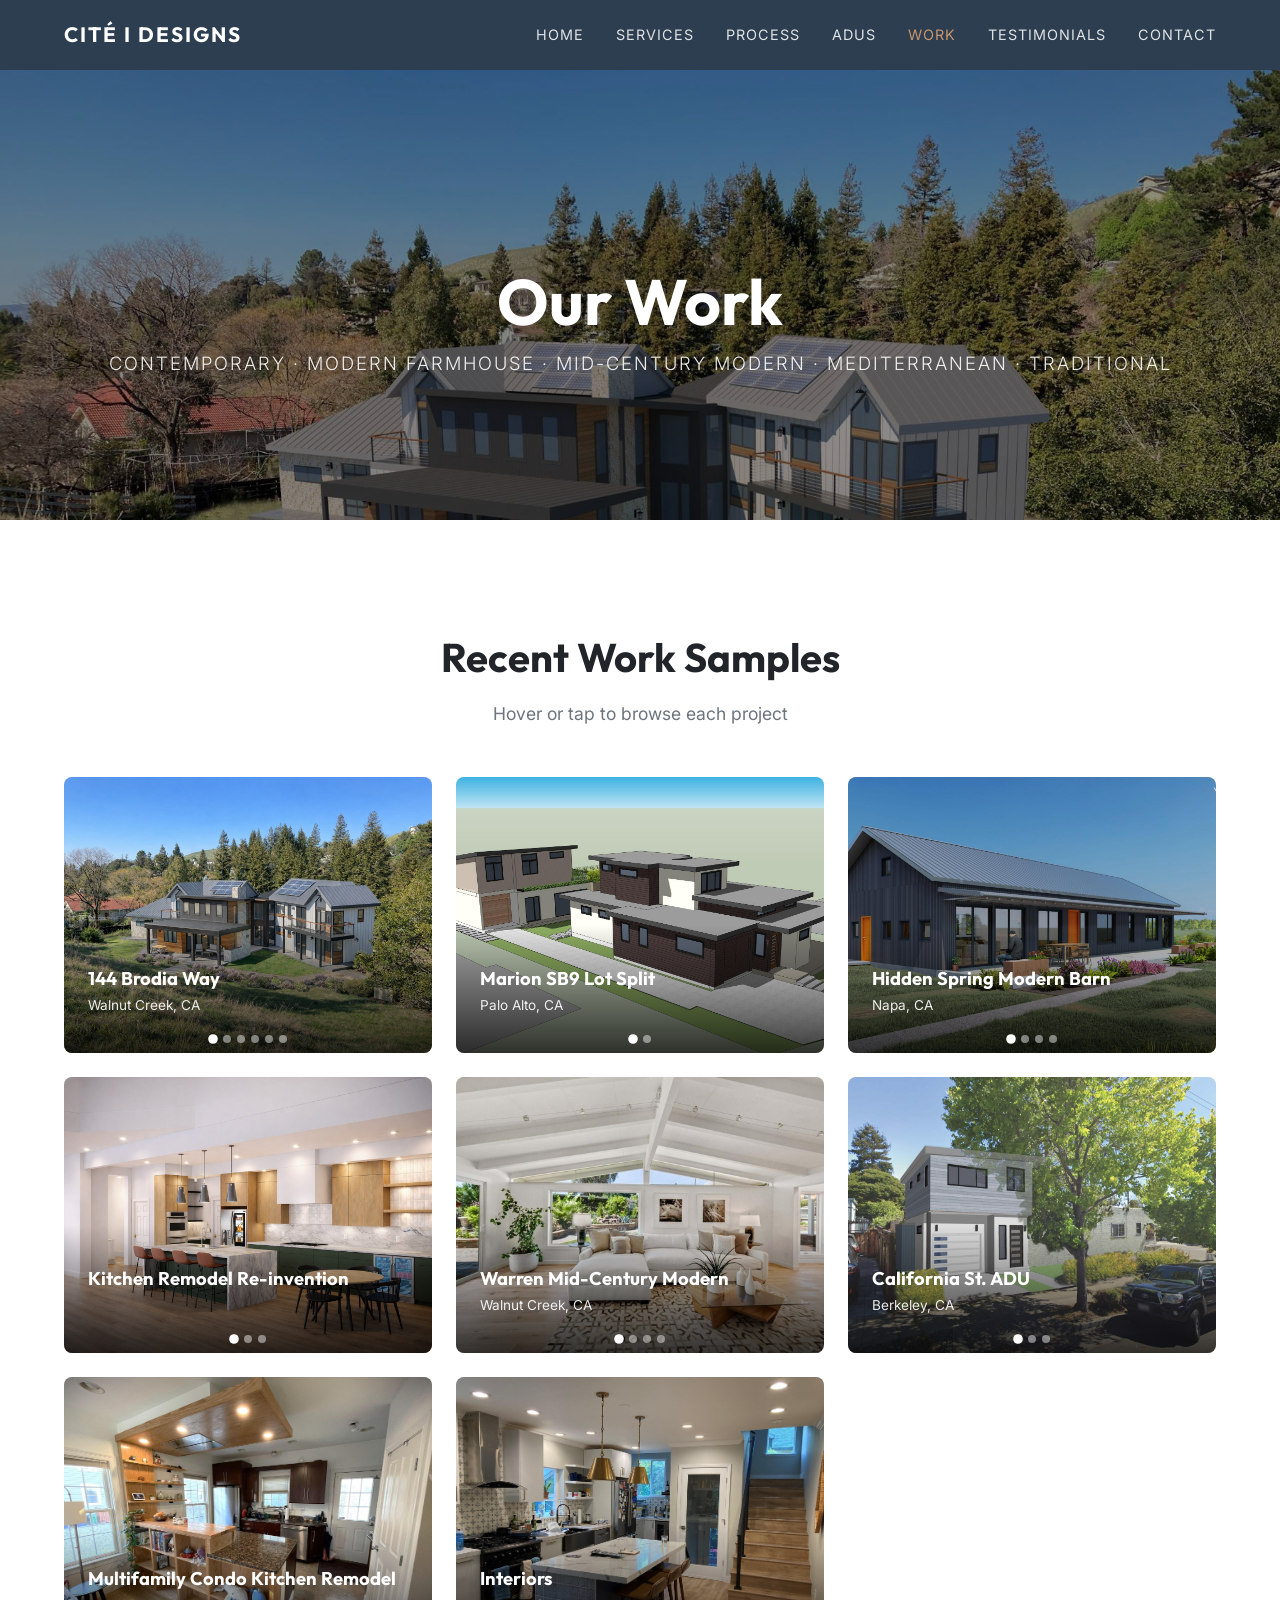
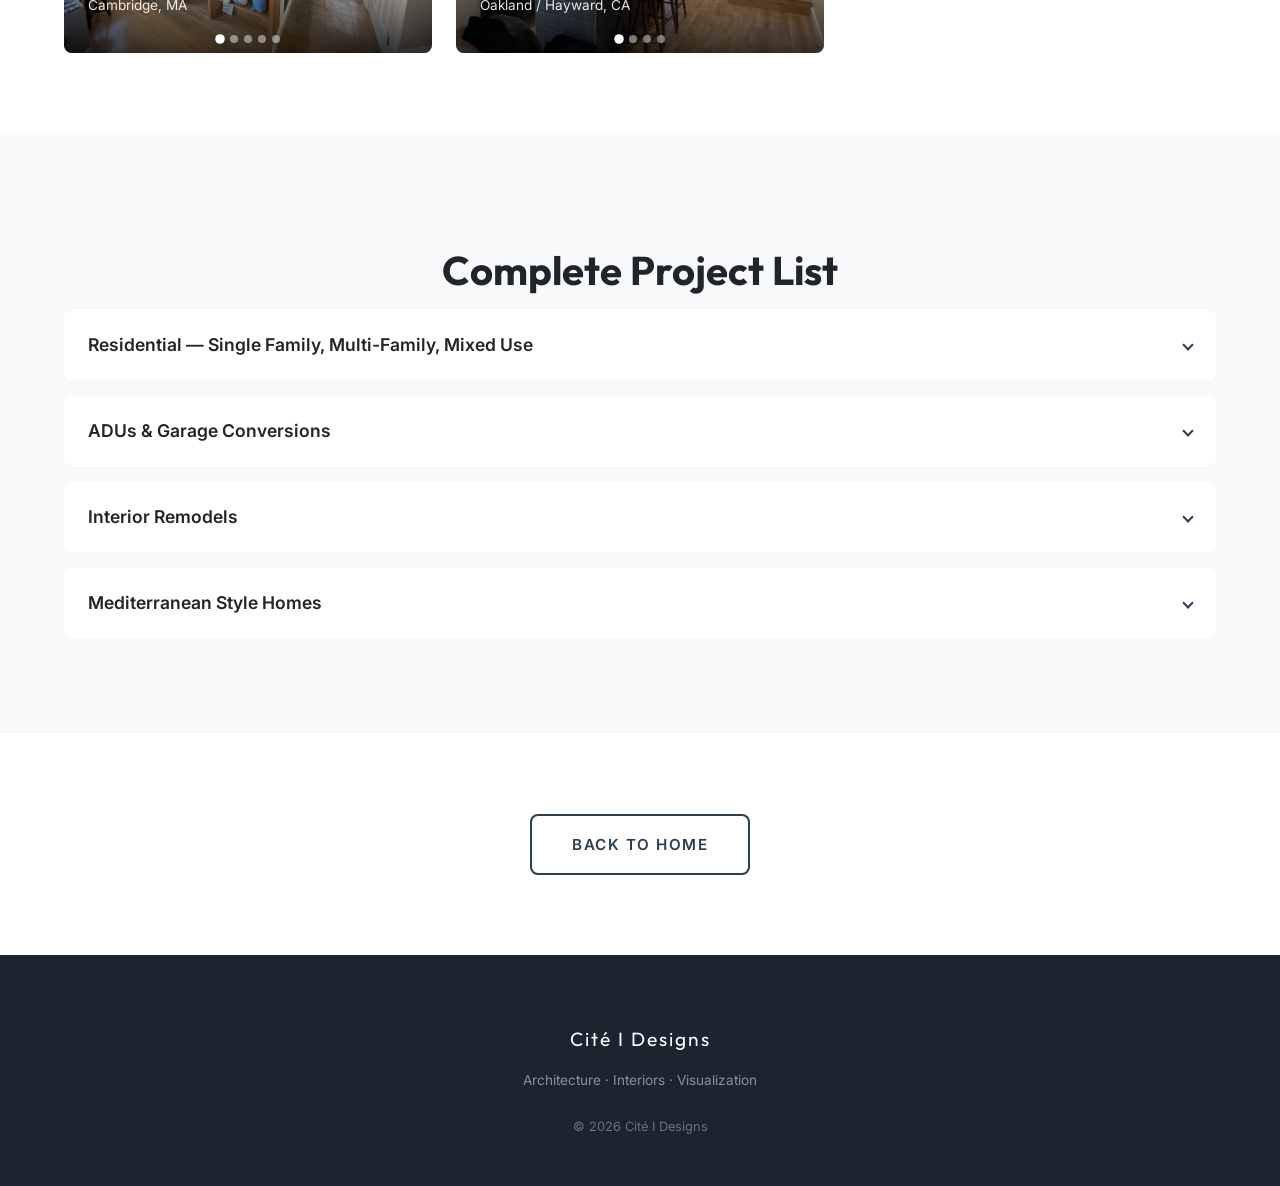
<file: work.html>
<!DOCTYPE html>
<html lang="en">
<head>
  <meta charset="UTF-8">
  <meta name="viewport" content="width=device-width, initial-scale=1.0">
  <title>Portfolio | Cité I Designs</title>
  <meta name="description" content="Explore the Cité I Designs portfolio: residential architecture, ADUs, interior remodels, and Mediterranean-style homes across California and beyond.">
  <link rel="canonical" href="https://cite-designs.com/work.html">
  <meta name="robots" content="index, follow">
  <meta name="author" content="Cité I Designs">

  <meta property="og:site_name" content="Cité I Designs">
  <meta property="og:title" content="Portfolio | Cité I Designs">
  <meta property="og:description" content="Explore the Cité I Designs portfolio: residential architecture, ADUs, interior remodels, and Mediterranean-style homes across California and beyond.">
  <meta property="og:type" content="website">
  <meta property="og:url" content="https://cite-designs.com/work.html">
  <meta property="og:image" content="https://cite-designs.com/images/hero-home.jpg">
  <meta property="og:image:alt" content="Residential architecture portfolio by Cité I Designs">
  <meta property="og:locale" content="en_US">

  <meta name="twitter:card" content="summary_large_image">
  <meta name="twitter:title" content="Portfolio | Cité I Designs">
  <meta name="twitter:description" content="Residential architecture, ADUs, interior remodels, and Mediterranean-style homes across California and beyond.">
  <meta name="twitter:image" content="https://cite-designs.com/images/hero-home.jpg">

  <link rel="icon" type="image/x-icon" href="favicon.ico">
  <link rel="icon" type="image/png" sizes="256x256" href="images/favicon.png">
  <link rel="apple-touch-icon" sizes="180x180" href="images/apple-touch-icon.png">
  <link rel="preconnect" href="https://fonts.googleapis.com">
  <link rel="preconnect" href="https://fonts.gstatic.com" crossorigin>
  <link href="https://fonts.googleapis.com/css2?family=Inter:wght@400;500;600&family=Outfit:wght@400;500;600;700&display=swap" rel="stylesheet">
  <link rel="stylesheet" href="css/style.css?v=20260426b">
</head>
<body>
  <nav class="navbar" aria-label="Primary navigation">
    <div class="container">
      <a class="nav-brand" href="index.html">CITÉ I DESIGNS</a>
      <button type="button" class="nav-toggle" aria-expanded="false" aria-label="Toggle navigation">
        <span aria-hidden="true"></span>
      </button>
      <ul class="nav-links">
        <li><a href="index.html#hero">Home</a></li>
        <li><a href="index.html#services">Services</a></li>
        <li><a href="index.html#process">Process</a></li>
        <li><a href="index.html#adus">ADUs</a></li>
        <li><a href="work.html" class="active">Work</a></li>
        <li><a href="index.html#testimonials">Testimonials</a></li>
        <li><a href="index.html#contact">Contact</a></li>
      </ul>
    </div>
  </nav>

  <main>
    <section class="hero hero-short" style="background-image: url('images/hero-work.jpg');" aria-labelledby="work-hero-heading">
      <div class="hero-inner">
        <h1 id="work-hero-heading">Our Work</h1>
        <p class="hero-subtitle hero-subtitle-styles">Contemporary &middot; Modern Farmhouse &middot; Mid-Century Modern &middot; Mediterranean &middot; Traditional</p>
      </div>
    </section>

    <section class="section featured-work" aria-labelledby="gallery-heading">
      <div class="container">
        <h2 id="gallery-heading">Recent Work Samples</h2>
        <p class="section-subtitle">Hover or tap to browse each project</p>
        <div class="work-grid">
          <div class="work-card" role="group" aria-roledescription="carousel" aria-label="144 Brodia Way modern farmhouse photos">
            <div class="work-card-images">
              <div class="work-card-image active"><img src="images/work/brodia/1.jpg" alt="144 Brodia Way modern farmhouse in Walnut Creek, photo 1" loading="lazy" width="800" height="600"></div>
              <div class="work-card-image"><img src="images/work/brodia/2.jpg" alt="144 Brodia Way modern farmhouse in Walnut Creek, photo 2" loading="lazy" width="800" height="600"></div>
              <div class="work-card-image"><img src="images/work/brodia/3.jpg" alt="144 Brodia Way modern farmhouse in Walnut Creek, photo 3" loading="lazy" width="800" height="600"></div>
              <div class="work-card-image"><img src="images/work/brodia/4.jpg" alt="144 Brodia Way modern farmhouse in Walnut Creek, photo 4" loading="lazy" width="800" height="600"></div>
              <div class="work-card-image"><img src="images/work/brodia/5.jpg" alt="144 Brodia Way modern farmhouse in Walnut Creek, photo 5" loading="lazy" width="800" height="600"></div>
              <div class="work-card-image"><img src="images/work/brodia/6.jpg" alt="144 Brodia Way modern farmhouse in Walnut Creek, photo 6" loading="lazy" width="800" height="600"></div>
            </div>
            <button class="work-card-arrow prev" type="button" aria-label="Previous image">&#8249;</button>
            <button class="work-card-arrow next" type="button" aria-label="Next image">&#8250;</button>
            <div class="work-card-dots" role="tablist">
              <button class="work-card-dot active" type="button" aria-label="Image 1 of 6"></button>
              <button class="work-card-dot" type="button" aria-label="Image 2 of 6"></button>
              <button class="work-card-dot" type="button" aria-label="Image 3 of 6"></button>
              <button class="work-card-dot" type="button" aria-label="Image 4 of 6"></button>
              <button class="work-card-dot" type="button" aria-label="Image 5 of 6"></button>
              <button class="work-card-dot" type="button" aria-label="Image 6 of 6"></button>
            </div>
            <div class="work-card-overlay">
              <h3>144 Brodia Way</h3>
              <p>Walnut Creek, CA</p>
            </div>
          </div>

          <div class="work-card" role="group" aria-roledescription="carousel" aria-label="Marion SB9 Lot Split photos">
            <div class="work-card-images">
              <div class="work-card-image active"><img src="images/work/marion-sb9/1.jpg" alt="Marion SB9 Lot Split houses in Palo Alto, photo 1" loading="lazy" width="800" height="600"></div>
              <div class="work-card-image"><img src="images/work/marion-sb9/2.jpg" alt="Marion SB9 Lot Split houses in Palo Alto, photo 2" loading="lazy" width="800" height="600"></div>
            </div>
            <button class="work-card-arrow prev" type="button" aria-label="Previous image">&#8249;</button>
            <button class="work-card-arrow next" type="button" aria-label="Next image">&#8250;</button>
            <div class="work-card-dots" role="tablist">
              <button class="work-card-dot active" type="button" aria-label="Image 1 of 2"></button>
              <button class="work-card-dot" type="button" aria-label="Image 2 of 2"></button>
            </div>
            <div class="work-card-overlay">
              <h3>Marion SB9 Lot Split</h3>
              <p>Palo Alto, CA</p>
            </div>
          </div>

          <div class="work-card" role="group" aria-roledescription="carousel" aria-label="Hidden Spring Modern Barn photos">
            <div class="work-card-images">
              <div class="work-card-image active"><img src="images/work/hidden-spring/1.jpg" alt="Hidden Spring Modern Barn in Napa, photo 1" loading="lazy" width="800" height="600"></div>
              <div class="work-card-image"><img src="images/work/hidden-spring/2.jpg" alt="Hidden Spring Modern Barn in Napa, photo 2" loading="lazy" width="800" height="600"></div>
              <div class="work-card-image"><img src="images/work/hidden-spring/3.jpg" alt="Hidden Spring Modern Barn in Napa, photo 3" loading="lazy" width="800" height="600"></div>
              <div class="work-card-image"><img src="images/work/hidden-spring/4.jpg" alt="Hidden Spring Modern Barn in Napa, photo 4" loading="lazy" width="800" height="600"></div>
            </div>
            <button class="work-card-arrow prev" type="button" aria-label="Previous image">&#8249;</button>
            <button class="work-card-arrow next" type="button" aria-label="Next image">&#8250;</button>
            <div class="work-card-dots" role="tablist">
              <button class="work-card-dot active" type="button" aria-label="Image 1 of 4"></button>
              <button class="work-card-dot" type="button" aria-label="Image 2 of 4"></button>
              <button class="work-card-dot" type="button" aria-label="Image 3 of 4"></button>
              <button class="work-card-dot" type="button" aria-label="Image 4 of 4"></button>
            </div>
            <div class="work-card-overlay">
              <h3>Hidden Spring Modern Barn</h3>
              <p>Napa, CA</p>
            </div>
          </div>

          <div class="work-card" role="group" aria-roledescription="carousel" aria-label="Kitchen Remodel Re-invention photos">
            <div class="work-card-images">
              <div class="work-card-image active"><img src="images/work/kitchen-remodel/1.jpg" alt="Kitchen Remodel Re-invention, photo 1" loading="lazy" width="800" height="600"></div>
              <div class="work-card-image"><img src="images/work/kitchen-remodel/2.jpg" alt="Kitchen Remodel Re-invention, photo 2" loading="lazy" width="800" height="600"></div>
              <div class="work-card-image"><img src="images/work/kitchen-remodel/3.jpg" alt="Kitchen Remodel Re-invention, photo 3" loading="lazy" width="800" height="600"></div>
            </div>
            <button class="work-card-arrow prev" type="button" aria-label="Previous image">&#8249;</button>
            <button class="work-card-arrow next" type="button" aria-label="Next image">&#8250;</button>
            <div class="work-card-dots" role="tablist">
              <button class="work-card-dot active" type="button" aria-label="Image 1 of 3"></button>
              <button class="work-card-dot" type="button" aria-label="Image 2 of 3"></button>
              <button class="work-card-dot" type="button" aria-label="Image 3 of 3"></button>
            </div>
            <div class="work-card-overlay">
              <h3>Kitchen Remodel Re-invention</h3>
              <p>&nbsp;</p>
            </div>
          </div>

          <div class="work-card" role="group" aria-roledescription="carousel" aria-label="Warren Mid-Century Modern photos">
            <div class="work-card-images">
              <div class="work-card-image active"><img src="images/work/warren/1.jpg" alt="Warren Mid-Century Modern in Walnut Creek, photo 1" loading="lazy" width="800" height="600"></div>
              <div class="work-card-image"><img src="images/work/warren/2.jpg" alt="Warren Mid-Century Modern in Walnut Creek, photo 2" loading="lazy" width="800" height="600"></div>
              <div class="work-card-image"><img src="images/work/warren/3.jpg" alt="Warren Mid-Century Modern in Walnut Creek, photo 3" loading="lazy" width="800" height="600"></div>
              <div class="work-card-image"><img src="images/work/warren/4.jpg" alt="Warren Mid-Century Modern in Walnut Creek, photo 4" loading="lazy" width="800" height="600"></div>
            </div>
            <button class="work-card-arrow prev" type="button" aria-label="Previous image">&#8249;</button>
            <button class="work-card-arrow next" type="button" aria-label="Next image">&#8250;</button>
            <div class="work-card-dots" role="tablist">
              <button class="work-card-dot active" type="button" aria-label="Image 1 of 4"></button>
              <button class="work-card-dot" type="button" aria-label="Image 2 of 4"></button>
              <button class="work-card-dot" type="button" aria-label="Image 3 of 4"></button>
              <button class="work-card-dot" type="button" aria-label="Image 4 of 4"></button>
            </div>
            <div class="work-card-overlay">
              <h3>Warren Mid-Century Modern</h3>
              <p>Walnut Creek, CA</p>
            </div>
          </div>

          <div class="work-card" role="group" aria-roledescription="carousel" aria-label="California St. ADU photos">
            <div class="work-card-images">
              <div class="work-card-image active"><img src="images/work/california-adu/1.jpg" alt="California St. ADU in Berkeley, photo 1" loading="lazy" width="800" height="600"></div>
              <div class="work-card-image"><img src="images/work/california-adu/2.jpg" alt="California St. ADU in Berkeley, photo 2" loading="lazy" width="800" height="600"></div>
              <div class="work-card-image"><img src="images/work/california-adu/3.jpg" alt="California St. ADU in Berkeley, photo 3" loading="lazy" width="800" height="600"></div>
            </div>
            <button class="work-card-arrow prev" type="button" aria-label="Previous image">&#8249;</button>
            <button class="work-card-arrow next" type="button" aria-label="Next image">&#8250;</button>
            <div class="work-card-dots" role="tablist">
              <button class="work-card-dot active" type="button" aria-label="Image 1 of 3"></button>
              <button class="work-card-dot" type="button" aria-label="Image 2 of 3"></button>
              <button class="work-card-dot" type="button" aria-label="Image 3 of 3"></button>
            </div>
            <div class="work-card-overlay">
              <h3>California St. ADU</h3>
              <p>Berkeley, CA</p>
            </div>
          </div>

          <div class="work-card" role="group" aria-roledescription="carousel" aria-label="Multifamily Condo Kitchen Remodel photos">
            <div class="work-card-images">
              <div class="work-card-image active"><img src="images/work/elm-kitchen/1.jpg" alt="Multifamily condo kitchen remodel, photo 1" loading="lazy" width="800" height="600"></div>
              <div class="work-card-image"><img src="images/work/elm-kitchen/2.jpg" alt="Multifamily condo kitchen remodel, photo 2" loading="lazy" width="800" height="600"></div>
              <div class="work-card-image"><img src="images/work/elm-kitchen/3.jpg" alt="Multifamily condo kitchen remodel, photo 3" loading="lazy" width="800" height="600"></div>
              <div class="work-card-image"><img src="images/work/elm-kitchen/4.jpg" alt="Multifamily condo kitchen remodel, photo 4" loading="lazy" width="800" height="600"></div>
              <div class="work-card-image"><img src="images/work/elm-kitchen/5.jpg" alt="Multifamily condo kitchen remodel, photo 5" loading="lazy" width="800" height="600"></div>
            </div>
            <button class="work-card-arrow prev" type="button" aria-label="Previous image">&#8249;</button>
            <button class="work-card-arrow next" type="button" aria-label="Next image">&#8250;</button>
            <div class="work-card-dots" role="tablist">
              <button class="work-card-dot active" type="button" aria-label="Image 1 of 5"></button>
              <button class="work-card-dot" type="button" aria-label="Image 2 of 5"></button>
              <button class="work-card-dot" type="button" aria-label="Image 3 of 5"></button>
              <button class="work-card-dot" type="button" aria-label="Image 4 of 5"></button>
              <button class="work-card-dot" type="button" aria-label="Image 5 of 5"></button>
            </div>
            <div class="work-card-overlay">
              <h3>Multifamily Condo Kitchen Remodel</h3>
              <p>Cambridge, MA</p>
            </div>
          </div>

          <div class="work-card" role="group" aria-roledescription="carousel" aria-label="Interiors Oakland and Hayward photos">
            <div class="work-card-images">
              <div class="work-card-image active"><img src="images/work/interiors/1.jpg" alt="Interior remodel Oakland/Hayward, photo 1" loading="lazy" width="800" height="600"></div>
              <div class="work-card-image"><img src="images/work/interiors/2.jpg" alt="Interior remodel Oakland/Hayward, photo 2" loading="lazy" width="800" height="600"></div>
              <div class="work-card-image"><img src="images/work/interiors/3.jpg" alt="Interior remodel Oakland/Hayward, photo 3" loading="lazy" width="800" height="600"></div>
              <div class="work-card-image"><img src="images/work/interiors/4.jpg" alt="Interior remodel Oakland/Hayward, photo 4" loading="lazy" width="800" height="600"></div>
            </div>
            <button class="work-card-arrow prev" type="button" aria-label="Previous image">&#8249;</button>
            <button class="work-card-arrow next" type="button" aria-label="Next image">&#8250;</button>
            <div class="work-card-dots" role="tablist">
              <button class="work-card-dot active" type="button" aria-label="Image 1 of 4"></button>
              <button class="work-card-dot" type="button" aria-label="Image 2 of 4"></button>
              <button class="work-card-dot" type="button" aria-label="Image 3 of 4"></button>
              <button class="work-card-dot" type="button" aria-label="Image 4 of 4"></button>
            </div>
            <div class="work-card-overlay">
              <h3>Interiors</h3>
              <p>Oakland / Hayward, CA</p>
            </div>
          </div>
        </div>
      </div>
    </section>

    <section class="section project-list-section" aria-labelledby="projects-heading">
      <div class="container">
        <h2 id="projects-heading">Complete Project List</h2>

        <details>
          <summary>Residential &mdash; Single Family, Multi-Family, Mixed Use</summary>
          <ul class="project-list">
            <li><span class="project-name">Buckeye remodel and addition</span> <span class="project-location">Oakland, CA</span> <span class="project-status">Schematic design and building permit</span></li>
            <li><span class="project-name">Morningside addition</span> <span class="project-location">San Anselmo, CA</span> <span class="project-status">Schematic design and building permit</span></li>
            <li><span class="project-name">La Strada 2 Dr. addition</span> <span class="project-location">Dublin, CA</span> <span class="project-status">Schematic design and building permit</span></li>
            <li><span class="project-name">Jensen addition</span> <span class="project-location">Livermore, CA</span> <span class="project-status">Schematic design and building permit</span></li>
            <li><span class="project-name">Pearson Ct remodel</span> <span class="project-location">San Jose, CA</span> <span class="project-status">Schematic design and building permit</span></li>
            <li><span class="project-name">Marion SB9 lot split houses</span> <span class="project-location">Palo Alto, CA</span> <span class="project-status">Schematic design and building permit</span></li>
            <li><span class="project-name">W. Cantara Dr. addition &amp; ADU</span> <span class="project-location">Dublin, CA</span> <span class="project-status">Schematic design and building permit</span></li>
            <li><span class="project-name">Brodia Way custom modern farmhouse</span> <span class="project-location">Walnut Creek, CA</span> <span class="project-status">Concept to building permit &mdash; under construction</span></li>
            <li><span class="project-name">Ennis custom modern farmhouse</span> <span class="project-location">Ennis, TX</span> <span class="project-status">Schematic design &amp; detailed design</span></li>
            <li><span class="project-name">Custom House in Nova Scotia</span> <span class="project-location">Canada</span> <span class="project-status">Schematic design</span></li>
            <li><span class="project-name">Norman Lane full remodel</span> <span class="project-location">Oakland, CA</span> <span class="project-status">Completed</span></li>
            <li><span class="project-name">Lupin Ave story addition</span> <span class="project-location">Winton, CA</span> <span class="project-status">Design &amp; building permit</span></li>
            <li><span class="project-name">Spago Dr. addition</span> <span class="project-location">Dublin, CA</span> <span class="project-status">Design &amp; building permit</span></li>
            <li><span class="project-name">Mariele Dr. story addition</span> <span class="project-location">Fairfax, CA</span> <span class="project-status">Under construction</span></li>
            <li><span class="project-name">Rosewood Way addition</span> <span class="project-location">Alameda, CA</span> <span class="project-status">Building permit approved 07/22</span></li>
            <li><span class="project-name">Warren Road mid-century modern remodel</span> <span class="project-location">Walnut Creek, CA</span> <span class="project-status">Completed 06/21</span></li>
            <li><span class="project-name">Hidden Springs Residence (fire rebuild)</span> <span class="project-location">Napa, CA</span> <span class="project-status">Permit approved Jan 2021, completed 02/22</span></li>
            <li><span class="project-name">Kenilworth remodel and addition</span> <span class="project-location">San Leandro, CA</span> <span class="project-status">Under construction</span></li>
            <li><span class="project-name">Magnolia remodel and addition</span> <span class="project-location">San Anselmo, CA</span> <span class="project-status">Completed 2021</span></li>
            <li><span class="project-name">Mixed Use development Sacramento Ave</span> <span class="project-location">West Sacramento, CA</span> <span class="project-status">Concept design</span></li>
            <li><span class="project-name">Paru Residential remodel and addition</span> <span class="project-location">Alameda, CA</span> <span class="project-status">Building permit approved 02/22</span></li>
            <li><span class="project-name">Custom prefab single family</span> <span class="project-location">Charlotte, NC</span> <span class="project-status">Schematic design</span></li>
            <li><span class="project-name">Custom prefab duplex house</span> <span class="project-location">Charlotte, NC</span> <span class="project-status">Schematic design</span></li>
          </ul>
        </details>

        <details>
          <summary>ADUs &amp; Garage Conversions</summary>
          <ul class="project-list">
            <li><span class="project-name">California St. attached ADU</span> <span class="project-location">Berkeley, CA</span> <span class="project-status">Schematic design and building permit</span></li>
            <li><span class="project-name">Fran Way ADU</span> <span class="project-location">Richmond, CA</span> <span class="project-status">Design and building permit</span></li>
            <li><span class="project-name">Leona St garage conversion</span> <span class="project-location">Oakland, CA</span> <span class="project-status">Completed</span></li>
            <li><span class="project-name">University Avenue ADUs</span> <span class="project-location">Los Angeles, CA</span> <span class="project-status">Concept design</span></li>
            <li><span class="project-name">Vintage Ave 4 ADUs</span> <span class="project-location">Los Angeles, CA</span> <span class="project-status">Schematic design</span></li>
            <li><span class="project-name">Pacheco Avenue ADU (Garage Conversion)</span> <span class="project-location">Santa Cruz, CA</span> <span class="project-status">Completed</span></li>
            <li><span class="project-name">Prefab modular ADUs</span> <span class="project-location">Charlotte, NC</span></li>
            <li><span class="project-name">Dunsmuir ADU</span> <span class="project-location">Dunsmuir, CA</span> <span class="project-status">Design and building permit</span></li>
            <li><span class="project-name">7th Lane ADUs</span> <span class="project-location">South San Francisco, CA</span> <span class="project-status">Schematic design</span></li>
            <li><span class="project-name">Golden Gate ADUs</span> <span class="project-location">San Francisco, CA</span> <span class="project-status">Building permit approved 02/21</span></li>
          </ul>
        </details>

        <details>
          <summary>Interior Remodels</summary>
          <ul class="project-list">
            <li><span class="project-name">Little Rock interior remodel</span> <span class="project-location">Austin, TX</span> <span class="project-status">Bathroom/lighting schematic design and MEPs</span></li>
            <li><span class="project-name">Chenery St</span> <span class="project-location">San Francisco, CA</span> <span class="project-status">Building permit approved 07/22</span></li>
            <li><span class="project-name">Warren Road mid-century modern remodel</span> <span class="project-location">Walnut Creek, CA</span></li>
            <li><span class="project-name">Manilla interior remodel</span> <span class="project-location">Oakland, CA</span> <span class="project-status">Completed 12/21</span></li>
            <li><span class="project-name">Havenscourt remodel</span> <span class="project-location">Oakland, CA</span> <span class="project-status">Completed</span></li>
            <li><span class="project-name">La Playa House Remodel</span> <span class="project-location">San Francisco, CA</span> <span class="project-status">Completed</span></li>
            <li><span class="project-name">55th Avenue Remodel</span> <span class="project-location">Oakland, CA</span></li>
          </ul>
        </details>

        <details>
          <summary>Mediterranean Style Homes</summary>
          <ul class="project-list">
            <li><span class="project-name">Bartole Houses</span> <span class="project-location">Côte d'Azur, France</span> <span class="project-status">Under construction</span></li>
            <li><span class="project-name">Hotel Bastide Extension</span> <span class="project-location">Ramatuelle, France</span> <span class="project-status">Under construction</span></li>
            <li><span class="project-name">Portes du Soleil Housing</span> <span class="project-location">South of France</span> <span class="project-status">Under construction</span></li>
            <li><span class="project-name">Ludie Custom House</span> <span class="project-location">Côte d'Azur, France</span> <span class="project-status">Completed</span></li>
            <li><span class="project-name">Raoult House</span> <span class="project-location">Côte d'Azur, France</span> <span class="project-status">Under construction</span></li>
            <li><span class="project-name">François Beauvallon Houses</span> <span class="project-location">Côte d'Azur, France</span> <span class="project-status">Completed</span></li>
          </ul>
        </details>
      </div>
    </section>

    <div class="section" style="text-align: center;">
      <a class="btn btn-outline" href="index.html">Back to Home</a>
    </div>
  </main>

  <footer class="site-footer">
    <div class="container">
      <p class="footer-brand">Cité I Designs</p>
      <p class="footer-tagline">Architecture &middot; Interiors &middot; Visualization</p>
      <p class="footer-copy">&copy; 2026 Cité I Designs</p>
    </div>
  </footer>

  <script src="js/main.js?v=20260424"></script>
</body>
</html>
</file>
<file: css/style.css>
/* =============================================================================
   Cité I Designs — Architecture Portfolio
   ============================================================================= */

:root {
  --color-charcoal: #2c3e50;
  --color-charcoal-dark: #1a252f;
  --color-white: #ffffff;
  --color-offwhite: #f8f9fa;
  --color-light-gray: #e9ecef;
  --color-ink: #212529;
  --color-ink-muted: #6c757d;
  --color-accent: #c8956c;
  --color-accent-hover: #b07d55;
  --font-heading: "Outfit", -apple-system, sans-serif;
  --font-body: "Inter", -apple-system, BlinkMacSystemFont, "Segoe UI", sans-serif;
  --radius: 8px;
  --shadow-sm: 0 1px 3px rgba(0, 0, 0, 0.08);
  --shadow-md: 0 4px 12px rgba(0, 0, 0, 0.12);
  --shadow-lg: 0 8px 30px rgba(0, 0, 0, 0.15);
  --transition: 0.3s ease;
}

*,
*::before,
*::after {
  box-sizing: border-box;
}

html {
  scroll-behavior: smooth;
}

body {
  margin: 0;
  font-family: var(--font-body);
  color: var(--color-ink);
  line-height: 1.7;
  background: var(--color-white);
}

h1,
h2,
h3,
h4,
h5,
h6 {
  font-family: var(--font-heading);
  font-weight: 700;
  line-height: 1.2;
}

img {
  max-width: 100%;
  height: auto;
  display: block;
}

.container {
  max-width: 1200px;
  margin: 0 auto;
  padding: 0 1.5rem;
}

.section {
  padding: 5rem 0;
}

.section h2 {
  font-size: 2.5rem;
  margin-bottom: 1rem;
  text-align: center;
}

.section-subtitle {
  text-align: center;
  color: var(--color-ink-muted);
  margin-bottom: 3rem;
  font-size: 1.1rem;
}

/* -----------------------------------------------------------------------------
   Navigation
   ----------------------------------------------------------------------------- */

.navbar {
  position: fixed;
  top: 0;
  left: 0;
  z-index: 1000;
  width: 100%;
  height: 70px;
  background: var(--color-charcoal);
  display: flex;
  align-items: center;
  justify-content: space-between;
  padding: 0 1.5rem;
  transition: box-shadow var(--transition);
}

.navbar .container {
  display: flex;
  align-items: center;
  justify-content: space-between;
  width: 100%;
  max-width: 1200px;
  margin: 0 auto;
  padding: 0 1.5rem;
}

.navbar.nav-scrolled {
  box-shadow: var(--shadow-md);
}

.nav-brand {
  color: var(--color-white);
  font-family: var(--font-heading);
  font-size: 1.3rem;
  letter-spacing: 2px;
  text-decoration: none;
  font-weight: 700;
}

.nav-links {
  list-style: none;
  margin: 0;
  padding: 0;
  display: flex;
  align-items: center;
  gap: 2rem;
}

.nav-links a {
  color: rgba(255, 255, 255, 0.85);
  text-decoration: none;
  font-size: 0.9rem;
  text-transform: uppercase;
  letter-spacing: 1px;
  transition: color var(--transition);
}

.nav-links a .lowercase-s {
  text-transform: lowercase;
}

.nav-links a:hover,
.nav-links a.active {
  color: var(--color-accent);
}

.nav-cta {
  background: var(--color-accent);
  color: var(--color-white);
  padding: 0.5rem 1.25rem;
  border-radius: var(--radius);
  font-size: 0.85rem;
  text-transform: uppercase;
  letter-spacing: 1px;
  text-decoration: none;
  transition: background var(--transition), color var(--transition);
}

.nav-cta:hover {
  background: var(--color-accent-hover);
  color: var(--color-white);
}

.nav-toggle {
  display: none;
  width: 44px;
  height: 44px;
  align-items: center;
  justify-content: center;
  background: transparent;
  border: 2px solid rgba(255, 255, 255, 0.35);
  border-radius: var(--radius);
  cursor: pointer;
  color: var(--color-white);
  padding: 0;
}

.nav-toggle span {
  display: block;
  width: 22px;
  height: 2px;
  background: currentColor;
  position: relative;
}

.nav-toggle span::before,
.nav-toggle span::after {
  content: "";
  position: absolute;
  left: 0;
  width: 22px;
  height: 2px;
  background: currentColor;
  transition: transform var(--transition), top var(--transition);
}

.nav-toggle span::before {
  top: -7px;
}

.nav-toggle span::after {
  top: 7px;
}

@media (max-width: 900px) {
  .nav-toggle {
    display: flex;
  }

  .nav-links {
    position: absolute;
    top: 70px;
    left: 0;
    right: 0;
    flex-direction: column;
    align-items: stretch;
    gap: 0;
    background: var(--color-charcoal-dark);
    max-height: 0;
    overflow: hidden;
    opacity: 0;
    visibility: hidden;
    transition: max-height 0.35s ease, opacity 0.35s ease, visibility 0.35s ease;
    box-shadow: var(--shadow-lg);
  }

  .nav-links.nav-open {
    max-height: 400px;
    opacity: 1;
    visibility: visible;
  }

  .nav-links li {
    border-bottom: 1px solid rgba(255, 255, 255, 0.08);
  }

  .nav-links a {
    display: block;
    padding: 1rem 1.5rem;
  }

  .nav-links .nav-cta-wrap {
    padding: 1rem 1.5rem 1.25rem;
  }

  .nav-links .nav-cta {
    display: inline-block;
    text-align: center;
  }
}

/* -----------------------------------------------------------------------------
   Hero
   ----------------------------------------------------------------------------- */

.hero {
  position: relative;
  height: 100vh;
  min-height: 480px;
  background-size: cover;
  background-position: center;
  background-attachment: fixed;
  display: flex;
  align-items: center;
  justify-content: center;
  text-align: center;
}

.hero::before {
  content: "";
  position: absolute;
  inset: 0;
  background: rgba(0, 0, 0, 0.45);
  z-index: 0;
}

.hero-inner {
  position: relative;
  z-index: 1;
  color: var(--color-white);
  padding: 0 1.5rem;
  width: 100%;
  max-width: 100%;
  min-width: 0;
  box-sizing: border-box;
  overflow-wrap: break-word;
}

.hero h1 {
  font-size: 4rem;
  margin-bottom: 0.5rem;
}

.hero-subtitle {
  font-size: 1.5rem;
  letter-spacing: 3px;
  text-transform: uppercase;
  font-weight: 300;
  opacity: 0.9;
  margin: 0;
}

.hero-subtitle-styles {
  font-size: 1.15rem;
  letter-spacing: 2px;
}

.hero-tagline {
  font-size: 1.15rem;
  max-width: 600px;
  margin: 1.5rem auto;
  opacity: 0.85;
}

.hero-cta {
  display: inline-block;
  background: var(--color-accent);
  color: var(--color-white);
  padding: 1rem 2.5rem;
  border-radius: var(--radius);
  font-size: 1rem;
  text-transform: uppercase;
  letter-spacing: 2px;
  text-decoration: none;
  transition: background var(--transition), transform var(--transition), box-shadow var(--transition);
}

.hero-cta:hover {
  background: var(--color-accent-hover);
  transform: translateY(-2px);
  box-shadow: var(--shadow-md);
}

.hero-short {
  height: 50vh;
  min-height: 320px;
}

@media (max-width: 768px) {
  .hero {
    background-attachment: scroll;
  }

  .adus,
  .services,
  .testimonials {
    background-attachment: scroll;
  }

  .hero h1 {
    font-size: 3rem;
  }

  .hero-subtitle {
    font-size: 1rem;
    letter-spacing: 2px;
  }

  .hero-subtitle-styles {
    font-size: 0.78rem;
    letter-spacing: 1px;
  }
}

/* -----------------------------------------------------------------------------
   About
   ----------------------------------------------------------------------------- */

.about {
  background: var(--color-offwhite);
}

.about-content {
  max-width: 800px;
  margin: 0 auto;
  font-size: 1.05rem;
  text-align: center;
}

/* -----------------------------------------------------------------------------
   Services
   ----------------------------------------------------------------------------- */

.services {
  position: relative;
  background-image: url('../images/services-hero.jpg');
  background-size: cover;
  background-position: center;
  background-attachment: fixed;
}

.services::before {
  content: "";
  position: absolute;
  inset: 0;
  background: rgba(255, 255, 255, 0.55);
  z-index: 0;
}

.services > .container {
  position: relative;
  z-index: 1;
}

.services h2 {
  color: var(--color-charcoal);
}

.services .section-subtitle {
  color: var(--color-charcoal);
  opacity: 0.8;
}

.services-grid {
  display: grid;
  grid-template-columns: 1fr;
  gap: 1.5rem;
  align-items: start;
}

@media (min-width: 600px) {
  .services-grid {
    grid-template-columns: repeat(2, 1fr);
    gap: 1.5rem;
  }
}

@media (min-width: 960px) {
  .services-grid {
    grid-template-columns: repeat(3, 1fr);
    gap: 1.75rem;
  }
}

@media (min-width: 1280px) {
  .services-grid {
    grid-template-columns: repeat(5, 1fr);
    gap: 1.5rem;
  }
}

.service-card {
  position: relative;
  aspect-ratio: 4 / 5;
  width: 100%;
  padding: 0;
  margin: 0;
  border: none;
  border-radius: var(--radius);
  overflow: hidden;
  cursor: pointer;
  background: var(--color-charcoal);
  color: var(--color-white);
  font: inherit;
  text-align: left;
  box-shadow: var(--shadow-md);
  transition: box-shadow var(--transition), transform var(--transition);
  -webkit-tap-highlight-color: transparent;
}

.service-card:hover {
  box-shadow: var(--shadow-lg);
  transform: translateY(-3px);
}

.service-card:focus-visible {
  outline: 3px solid var(--color-accent);
  outline-offset: 3px;
}

.service-card-images {
  position: absolute;
  inset: 0;
  z-index: 0;
}

.service-card-image {
  position: absolute;
  inset: 0;
  opacity: 0;
  transition: opacity 0.9s ease;
}

.service-card-image.active {
  opacity: 1;
}

.service-card-image img {
  width: 100%;
  height: 100%;
  object-fit: cover;
  display: block;
}

.service-card-overlay {
  position: absolute;
  left: 0;
  right: 0;
  bottom: 0;
  z-index: 1;
  padding: 1.75rem 1.5rem 1.5rem;
  background: linear-gradient(to top, rgba(0, 0, 0, 0.82) 0%, rgba(0, 0, 0, 0.55) 55%, rgba(0, 0, 0, 0) 100%);
  display: grid;
  grid-template-columns: auto 1fr auto;
  align-items: center;
  gap: 0.75rem;
  color: var(--color-white);
}

.service-card .service-icon {
  display: inline-flex;
  align-items: center;
  justify-content: center;
  font-size: 1.5rem;
  color: var(--color-accent);
  line-height: 1;
}

.service-card h3 {
  margin: 0;
  font-size: 1.1rem;
  font-family: var(--font-body);
  font-weight: 600;
  color: var(--color-white);
  letter-spacing: 0.3px;
}

.service-card-chevron {
  width: 10px;
  height: 10px;
  border-right: 2px solid var(--color-white);
  border-bottom: 2px solid var(--color-white);
  transform: rotate(45deg);
  transition: transform 0.3s ease;
  justify-self: end;
  margin-right: 4px;
  margin-top: -4px;
}

.service-card[aria-expanded="true"] {
  outline: 3px solid var(--color-accent);
  outline-offset: 3px;
}

.service-card[aria-expanded="true"] .service-card-chevron {
  transform: rotate(-135deg);
  margin-top: 4px;
}

.service-panels {
  margin-top: 1.75rem;
}

.service-panel {
  background: var(--color-white);
  color: var(--color-charcoal);
  border-radius: var(--radius);
  padding: 2rem 2.25rem;
  box-shadow: var(--shadow-md);
  animation: service-panel-open 0.35s ease both;
}

.service-panel[hidden] {
  display: none;
}

.service-panel p {
  margin-top: 0;
  font-size: 1.02rem;
}

.service-panel ul {
  margin: 0.75rem 0 0;
  padding-left: 1.25rem;
  line-height: 1.75;
}

.service-panel li {
  margin-bottom: 0.25rem;
}

@keyframes service-panel-open {
  from {
    opacity: 0;
    transform: translateY(-6px);
  }
  to {
    opacity: 1;
    transform: translateY(0);
  }
}

@media (max-width: 600px) {
  .service-card {
    aspect-ratio: 16 / 10;
  }

  .service-card-overlay {
    padding: 1.25rem 1rem 1rem;
  }

  .service-panel {
    padding: 1.5rem 1.25rem;
  }
}

/* -----------------------------------------------------------------------------
   Process
   ----------------------------------------------------------------------------- */

.process {
  background: var(--color-charcoal);
  color: var(--color-white);
}

.process h2 {
  color: var(--color-white);
}

.process .section-subtitle {
  color: rgba(255, 255, 255, 0.75);
}

address {
  font-style: normal;
  line-height: 1.8;
  margin-bottom: 1rem;
}

.process-layout {
  display: grid;
  grid-template-columns: 1fr 1fr;
  gap: 3rem;
  align-items: start;
}

.process-block {
  margin-bottom: 3rem;
}

.process-block:last-child {
  margin-bottom: 0;
}

.process-block h3 {
  color: var(--color-accent);
  font-size: 1.5rem;
  margin-bottom: 1rem;
}

.process-block p {
  color: rgba(255, 255, 255, 0.85);
  line-height: 1.8;
  margin: 0;
}

@media (max-width: 900px) {
  .process-layout {
    grid-template-columns: 1fr;
  }
}

/* -----------------------------------------------------------------------------
   ADUs
   ----------------------------------------------------------------------------- */

.adus {
  position: relative;
  background-image: url('../images/adus-hero.jpg');
  background-size: cover;
  background-position: center;
  background-attachment: fixed;
  color: var(--color-white);
}

.adus::before {
  content: "";
  position: absolute;
  inset: 0;
  background: rgba(0, 0, 0, 0.55);
  z-index: 0;
}

.adus > .container {
  position: relative;
  z-index: 1;
}

.adus h2,
.adus .section-subtitle,
.adus-content,
.adus-content h3 {
  color: var(--color-white);
}

.adus-content {
  max-width: 800px;
  margin: 0 auto;
}

.adus-content h3 {
  margin-top: 2rem;
}

.adus-content h3:first-of-type {
  margin-top: 0;
}

/* -----------------------------------------------------------------------------
   Featured Work
   ----------------------------------------------------------------------------- */

.featured-work {
  background: var(--color-white);
}

.work-grid {
  display: grid;
  grid-template-columns: repeat(auto-fit, minmax(280px, 1fr));
  gap: 1.5rem;
}

.work-card {
  position: relative;
  overflow: hidden;
  border-radius: var(--radius);
  aspect-ratio: 4 / 3;
  background: var(--color-light-gray);
}

.work-card-images {
  position: absolute;
  inset: 0;
}

.work-card-image {
  position: absolute;
  inset: 0;
  opacity: 0;
  transition: opacity 0.7s ease;
}

.work-card-image.active {
  opacity: 1;
}

.work-card-image img {
  width: 100%;
  height: 100%;
  object-fit: cover;
  transition: transform 0.6s ease;
}

.work-card:hover .work-card-image.active img {
  transform: scale(1.04);
}

.work-card-overlay {
  position: absolute;
  bottom: 0;
  left: 0;
  right: 0;
  padding: 1.5rem;
  padding-bottom: 2.25rem;
  background: linear-gradient(transparent, rgba(0, 0, 0, 0.75));
  color: var(--color-white);
  z-index: 2;
  pointer-events: none;
}

.work-card-overlay h3 {
  font-size: 1.15rem;
  margin-bottom: 0.25rem;
}

.work-card-overlay p {
  font-size: 0.85rem;
  opacity: 0.9;
  margin: 0;
}

.work-card-arrow {
  position: absolute;
  top: 50%;
  transform: translateY(-50%);
  width: 40px;
  height: 40px;
  border-radius: 50%;
  background: rgba(0, 0, 0, 0.55);
  color: var(--color-white);
  border: none;
  cursor: pointer;
  font-size: 1.4rem;
  line-height: 1;
  display: inline-flex;
  align-items: center;
  justify-content: center;
  opacity: 0;
  transition: opacity 0.25s ease, background 0.25s ease;
  z-index: 3;
  padding: 0;
}

.work-card-arrow:hover {
  background: rgba(0, 0, 0, 0.8);
}

.work-card-arrow.prev { left: 0.5rem; }
.work-card-arrow.next { right: 0.5rem; }

.work-card:hover .work-card-arrow,
.work-card:focus-within .work-card-arrow {
  opacity: 1;
}

@media (hover: none) {
  .work-card-arrow { opacity: 1; }
}

.work-card-dots {
  position: absolute;
  bottom: 0.6rem;
  left: 50%;
  transform: translateX(-50%);
  display: flex;
  gap: 6px;
  z-index: 3;
}

.work-card-dot {
  width: 8px;
  height: 8px;
  border-radius: 50%;
  background: rgba(255, 255, 255, 0.45);
  border: none;
  cursor: pointer;
  padding: 0;
  transition: background 0.3s ease, transform 0.2s ease;
}

.work-card-dot:hover {
  background: rgba(255, 255, 255, 0.8);
}

.work-card-dot.active {
  background: var(--color-white);
  transform: scale(1.2);
}

.work-card-single .work-card-arrow,
.work-card-single .work-card-dots {
  display: none;
}

.work-cta {
  text-align: center;
  margin-top: 3rem;
}

.btn {
  display: inline-block;
  padding: 1rem 2.5rem;
  border-radius: var(--radius);
  text-decoration: none;
  font-size: 0.95rem;
  text-transform: uppercase;
  letter-spacing: 1.5px;
  transition: background var(--transition), color var(--transition), border-color var(--transition), transform var(--transition);
  font-weight: 600;
  border: 2px solid transparent;
  cursor: pointer;
  font-family: var(--font-body);
}

.btn-primary {
  background: var(--color-accent);
  color: var(--color-white);
  border-color: var(--color-accent);
}

.btn-primary:hover {
  background: var(--color-accent-hover);
  border-color: var(--color-accent-hover);
  color: var(--color-white);
}

.btn-outline {
  border: 2px solid var(--color-charcoal);
  color: var(--color-charcoal);
  background: transparent;
}

.btn-outline:hover {
  background: var(--color-charcoal);
  color: var(--color-white);
}

/* -----------------------------------------------------------------------------
   Testimonials
   ----------------------------------------------------------------------------- */

.testimonials {
  position: relative;
  background-image: url('../images/testimonials-hero.jpg');
  background-size: cover;
  background-position: center;
  background-attachment: fixed;
}

.testimonials::before {
  content: "";
  position: absolute;
  inset: 0;
  background: rgba(0, 0, 0, 0.55);
  z-index: 0;
}

.testimonials > .container {
  position: relative;
  z-index: 1;
}

.testimonials h2,
.testimonials .section-subtitle {
  color: var(--color-white);
}

.testimonial-carousel {
  position: relative;
  overflow: hidden;
  max-width: 900px;
  margin: 0 auto;
}

.testimonial-track {
  display: flex;
  transition: transform 0.5s ease;
}

.testimonial-slide {
  min-width: 100%;
  padding: 0 1rem;
  box-sizing: border-box;
}

.testimonial-card {
  background: var(--color-white);
  padding: 2.5rem;
  border-radius: var(--radius);
  box-shadow: var(--shadow-sm);
}

.testimonial-card blockquote {
  font-style: italic;
  font-size: 1.05rem;
  line-height: 1.8;
  margin: 0 0 1.5rem;
  padding-top: 1.5rem;
  color: var(--color-ink);
  position: relative;
  quotes: none;
}

.testimonial-card blockquote::before {
  content: "\201C";
  font-size: 4rem;
  color: var(--color-accent);
  opacity: 0.4;
  position: absolute;
  top: -0.35em;
  left: -5px;
  line-height: 1;
  font-family: Georgia, serif;
}

.testimonial-card footer {
  font-weight: 600;
  color: var(--color-ink);
}

.testimonial-card .client-project {
  font-size: 0.85rem;
  color: var(--color-ink-muted);
  font-weight: 400;
}

.testimonial-nav {
  display: flex;
  justify-content: center;
  gap: 1rem;
  margin-top: 2rem;
}

.testimonial-nav button {
  width: 48px;
  height: 48px;
  border-radius: 50%;
  border: 2px solid var(--color-white);
  background: transparent;
  cursor: pointer;
  font-size: 1.2rem;
  color: var(--color-white);
  transition: background var(--transition), color var(--transition);
  display: inline-flex;
  align-items: center;
  justify-content: center;
}

.testimonial-nav button:hover:not(:disabled) {
  background: var(--color-white);
  color: var(--color-charcoal);
}

.testimonial-nav button:disabled {
  opacity: 0.3;
  cursor: not-allowed;
}

.testimonial-dots {
  display: flex;
  justify-content: center;
  gap: 0.5rem;
  margin-top: 1rem;
}

.testimonial-dot {
  width: 10px;
  height: 10px;
  border-radius: 50%;
  background: rgba(255, 255, 255, 0.4);
  border: none;
  cursor: pointer;
  padding: 0;
  transition: background var(--transition);
}

.testimonial-dot.active {
  background: var(--color-white);
}

/* -----------------------------------------------------------------------------
   Contact
   ----------------------------------------------------------------------------- */

.contact {
  background: var(--color-white);
}

.contact-layout {
  display: grid;
  grid-template-columns: 1fr 1fr;
  gap: 3rem;
}

.contact-info h3 {
  color: var(--color-accent);
  margin-bottom: 0.5rem;
}

.contact-details {
  list-style: none;
  padding: 0;
  margin: 0;
}

.contact-details li {
  padding: 0.75rem 0;
  border-bottom: 1px solid var(--color-light-gray);
  display: flex;
  align-items: flex-start;
  gap: 0.75rem;
}

.contact-details li:last-child {
  border-bottom: none;
}

.contact-details a {
  color: var(--color-ink);
  text-decoration: none;
  transition: color var(--transition);
}

.contact-details a:hover {
  color: var(--color-accent);
}

.contact-map {
  border-radius: var(--radius);
  overflow: hidden;
  min-height: 350px;
}

.contact-map iframe {
  width: 100%;
  height: 100%;
  min-height: 350px;
  border: none;
  display: block;
}

/* -----------------------------------------------------------------------------
   Footer
   ----------------------------------------------------------------------------- */

.site-footer {
  background: var(--color-charcoal-dark);
  color: rgba(255, 255, 255, 0.7);
  padding: 3rem 0;
  text-align: center;
}

.footer-brand {
  font-family: var(--font-heading);
  font-size: 1.2rem;
  color: var(--color-white);
  letter-spacing: 2px;
  margin-bottom: 0.5rem;
}

.footer-tagline {
  font-size: 0.85rem;
  margin-bottom: 1.5rem;
  opacity: 0.7;
}

.social-links {
  display: flex;
  justify-content: center;
  gap: 1.5rem;
  margin-bottom: 1.5rem;
  list-style: none;
  padding: 0;
  margin-top: 0;
}

.social-links a {
  color: rgba(255, 255, 255, 0.6);
  font-size: 1.3rem;
  transition: color var(--transition);
  text-decoration: none;
}

.social-links a:hover {
  color: var(--color-accent);
}

.footer-copy {
  font-size: 0.8rem;
  opacity: 0.5;
  margin: 0;
}

/* -----------------------------------------------------------------------------
   Work page — Gallery
   ----------------------------------------------------------------------------- */

.gallery-grid {
  display: grid;
  grid-template-columns: repeat(auto-fit, minmax(300px, 1fr));
  gap: 1.5rem;
}

.gallery-item {
  position: relative;
  overflow: hidden;
  border-radius: var(--radius);
  cursor: pointer;
  aspect-ratio: 4 / 3;
  border: none;
  padding: 0;
  background: none;
  display: block;
  width: 100%;
  text-align: left;
}

.gallery-item img {
  width: 100%;
  height: 100%;
  object-fit: cover;
  transition: transform 0.4s ease;
}

.gallery-item:hover img,
.gallery-item:focus-visible img {
  transform: scale(1.05);
}

.gallery-item-overlay {
  position: absolute;
  bottom: 0;
  left: 0;
  right: 0;
  padding: 1rem;
  background: linear-gradient(transparent, rgba(0, 0, 0, 0.7));
  color: var(--color-white);
  pointer-events: none;
}

.project-list-section {
  background: var(--color-offwhite);
}

.project-list-section details {
  margin-bottom: 1rem;
  background: var(--color-white);
  border-radius: var(--radius);
  overflow: hidden;
}

.project-list-section summary {
  padding: 1.25rem 1.5rem;
  font-weight: 600;
  font-size: 1.1rem;
  cursor: pointer;
  display: flex;
  justify-content: space-between;
  align-items: center;
  transition: background var(--transition);
  list-style: none;
}

.project-list-section summary::-webkit-details-marker {
  display: none;
}

.project-list-section summary::marker {
  display: none;
  content: "";
}

.project-list-section summary::after {
  content: "";
  width: 0.5rem;
  height: 0.5rem;
  border-right: 2px solid var(--color-charcoal);
  border-bottom: 2px solid var(--color-charcoal);
  transform: rotate(45deg);
  transition: transform var(--transition);
  flex-shrink: 0;
  margin-left: 1rem;
}

.project-list-section summary:hover {
  background: var(--color-light-gray);
}

.project-list-section details[open] summary {
  border-bottom: 1px solid var(--color-light-gray);
}

.project-list-section details[open] summary::after {
  transform: rotate(-135deg);
}

.project-list {
  list-style: none;
  padding: 0;
  margin: 0;
}

.project-list li {
  padding: 0.75rem 1.5rem;
  border-bottom: 1px solid var(--color-light-gray);
  display: flex;
  flex-wrap: wrap;
  gap: 0.25rem;
  align-items: baseline;
}

.project-list li:last-child {
  border-bottom: none;
}

.project-name {
  font-weight: 500;
}

.project-location {
  color: var(--color-ink-muted);
  font-size: 0.9rem;
}

.project-status {
  font-size: 0.85rem;
  color: var(--color-accent);
  font-style: italic;
}

/* -----------------------------------------------------------------------------
   Lightbox
   ----------------------------------------------------------------------------- */

.lightbox-overlay {
  position: fixed;
  top: 0;
  left: 0;
  width: 100%;
  height: 100%;
  background: rgba(0, 0, 0, 0.9);
  z-index: 2000;
  display: none;
  align-items: center;
  justify-content: center;
  padding: 2rem;
}

.lightbox-overlay.active {
  display: flex;
}

.lightbox-overlay img {
  max-width: 90vw;
  max-height: 90vh;
  object-fit: contain;
  border-radius: var(--radius);
}

.lightbox-close {
  position: absolute;
  top: 1.5rem;
  right: 1.5rem;
  color: var(--color-white);
  font-size: 2rem;
  background: none;
  border: none;
  cursor: pointer;
  z-index: 2001;
  line-height: 1;
  padding: 0.25rem;
}

/* -----------------------------------------------------------------------------
   Scroll animations
   ----------------------------------------------------------------------------- */

.fade-in {
  opacity: 0;
  transform: translateY(30px);
  transition: opacity 0.6s ease, transform 0.6s ease;
}

.fade-in.visible {
  opacity: 1;
  transform: translateY(0);
}

/* -----------------------------------------------------------------------------
   Main offset for fixed nav
   ----------------------------------------------------------------------------- */

main {
  padding-top: 70px;
}

/* -----------------------------------------------------------------------------
   Responsive
   ----------------------------------------------------------------------------- */

@media (max-width: 768px) {
  .section h2 {
    font-size: 2rem;
  }

  .section {
    padding: 3.5rem 0;
  }

  .hero h1 {
    font-size: 2.5rem;
  }

  .contact-layout {
    grid-template-columns: 1fr;
  }
}
</file>
